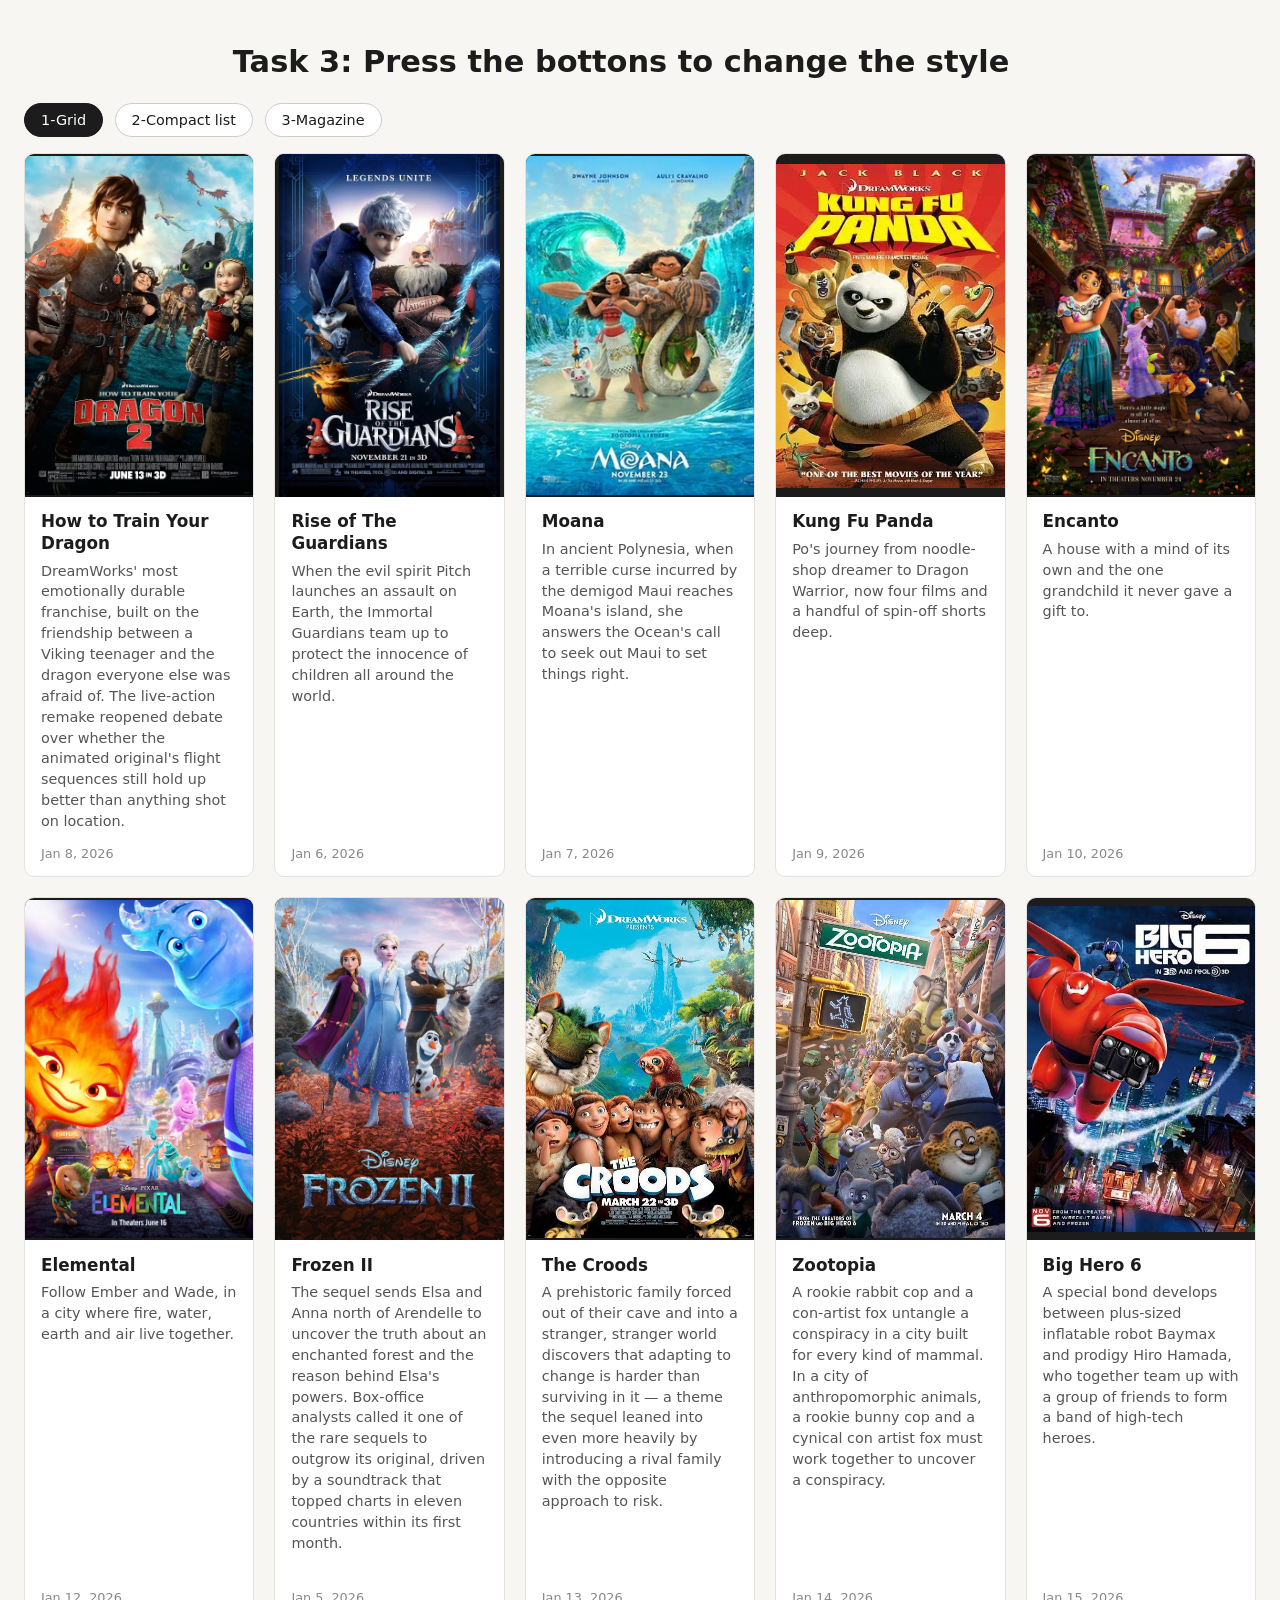
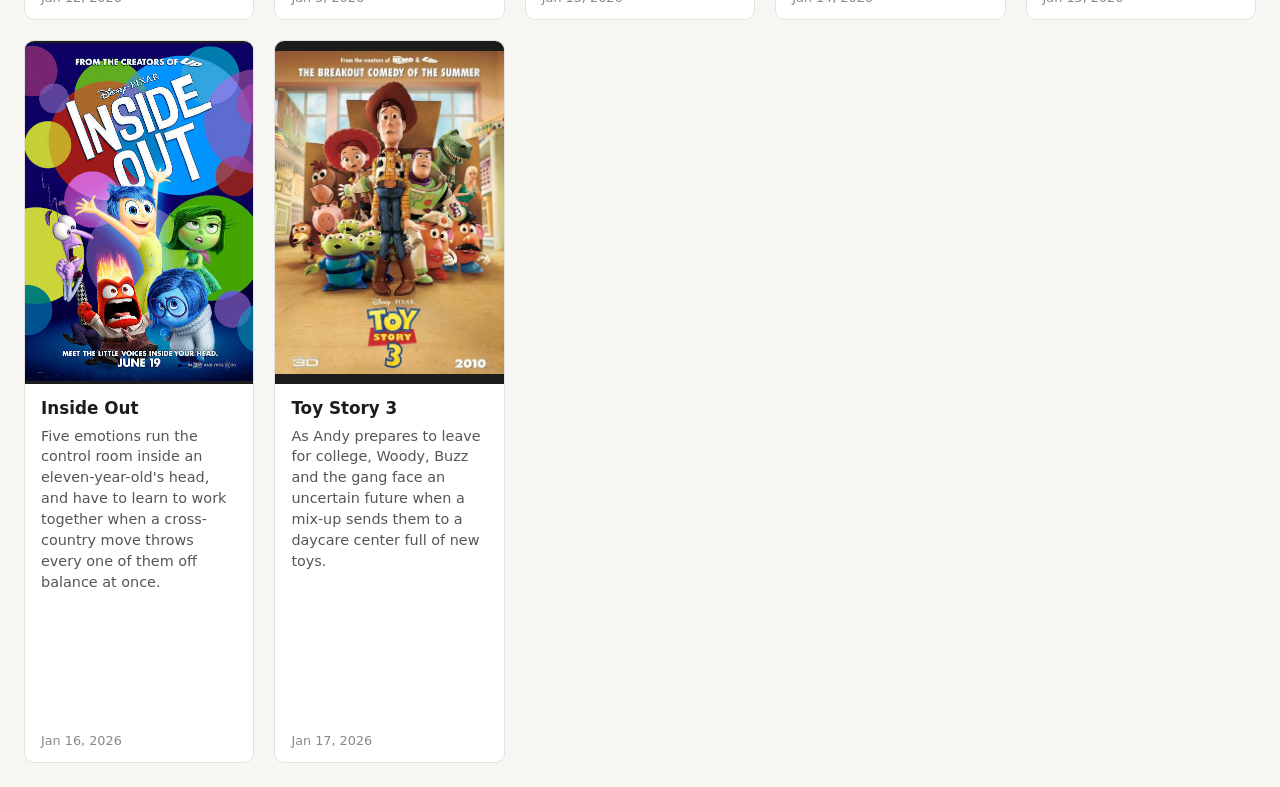
<file: layouts.html>
<!DOCTYPE html>
<html lang="en">
    <head>
    <meta charset="UTF-8">
    <meta name="viewport" content="width=device-width, initial-scale=1.0">
    <title>Task 3 — Three Layouts, One Markup</title>
    <link rel="stylesheet" href="css/task3style.css">
    </head>
    <body>

        <header class="page-header">
            <h1>Task 3: Press the bottons to change the style</h1>
        </header>

        <div class="mode-switch">
            <input type="radio" name="mode" id="mode-grid" checked>
            <label for="mode-grid">1-Grid</label>

            <input type="radio" name="mode" id="mode-list">
            <label for="mode-list">2-Compact list</label>

            <input type="radio" name="mode" id="mode-magazine">
            <label for="mode-magazine">3-Magazine</label>

            <main class="gallery" id="gallery">

                <article class="item lead">
                    <img src="media/httyd.jpg" alt="How to train your dragon poster">
                    <div class="item-body">
                        <h2 class="item-title">How to Train Your Dragon</h2>
                        <p class="item-text">DreamWorks' most emotionally durable franchise, built on the friendship
                        between a Viking teenager and the dragon everyone else was afraid of. The live-action
                        remake reopened debate over whether the animated original's flight sequences still hold up
                        better than anything shot on location.</p>
                    </div>
                    <time class="item-date" datetime="2026-01-08">Jan 8, 2026</time>
                </article>                

                <article class="item">
                <img src="media/rise-of-the-gardians.jpg" alt="Rise of the Guardians poster">
                    <div class="item-body">
                        <h2 class="item-title">Rise of The Guardians</h2>
                        <p class="item-text">When the evil spirit Pitch launches an assault on Earth, the Immortal 
                        Guardians team up to protect the innocence of children all around the world.</p>
                    </div>
                    <time class="item-date" datetime="2026-01-06">Jan 6, 2026</time>
                </article>

                <article class="item">
                    <img src="media/moana.jpg" alt="Moana poster">
                    <div class="item-body">
                        <h2 class="item-title">Moana</h2>
                        <p class="item-text">In ancient Polynesia, when a terrible curse incurred by the demigod 
                        Maui reaches Moana's island, she answers the Ocean's call to seek out Maui to set things right.</p>
                    </div>
                    <time class="item-date" datetime="2026-01-07">Jan 7, 2026</time>
                </article>


                <article class="item">
                    <img src="media/kung-fu.webp" alt="Kung Fu Panda poster">
                    <div class="item-body">
                        <h2 class="item-title">Kung Fu Panda</h2>
                        <p class="item-text">Po's journey from noodle-shop dreamer to Dragon Warrior, now four films
                        and a handful of spin-off shorts deep.</p>
                    </div>
                    <time class="item-date" datetime="2026-01-09">Jan 9, 2026</time>
                </article>

                <article class="item">
                    <img src="media/encanto.jpg" alt="Encanto poster">
                    <div class="item-body">
                        <h2 class="item-title">Encanto</h2>
                        <p class="item-text">A house with a mind of its own and the one grandchild it never gave a
                        gift to.</p>
                    </div>
                    <time class="item-date" datetime="2026-01-10">Jan 10, 2026</time>
                </article>

                <article class="item">
                    <img src="media/Elemental.webp" alt="Elemental poster">
                    <div class="item-body">
                        <h2 class="item-title">Elemental</h2>
                        <p class="item-text">Follow Ember and Wade, in a city where fire, water, earth and air live together.</p>
                    </div>
                    <time class="item-date" datetime="2026-01-12">Jan 12, 2026</time>
                </article>

                <article class="item">
                    <img src="media/frozen.jpeg" alt="Frozen 2 poster">
                    <div class="item-body">
                        <h2 class="item-title">Frozen II</h2>
                        <p class="item-text">The sequel sends Elsa and Anna north of Arendelle to uncover the truth
                        about an enchanted forest and the reason behind Elsa's powers. Box-office analysts called
                        it one of the rare sequels to outgrow its original, driven by a soundtrack that topped
                        charts in eleven countries within its first month.</p>
                    </div>
                    <time class="item-date" datetime="2026-01-05">Jan 5, 2026</time>
                </article>

                <article class="item">
                    <img src="media/croods.jpeg" alt="the Croods poster">
                    <div class="item-body">
                        <h2 class="item-title">The Croods</h2>
                        <p class="item-text">A prehistoric family forced out of their cave and into a stranger,
                        stranger world discovers that adapting to change is harder than surviving in it — a theme
                        the sequel leaned into even more heavily by introducing a rival family with the opposite
                        approach to risk.</p>
                    </div>
                    <time class="item-date" datetime="2026-01-13">Jan 13, 2026</time>
                </article>

                <article class="item">
                    <img src="media/zootopia.jpeg" alt="Zootopia poster">
                    <div class="item-body">
                        <h2 class="item-title">Zootopia</h2>
                        <p class="item-text">A rookie rabbit cop and a con-artist fox untangle a conspiracy in a city
                        built for every kind of mammal. In a city of anthropomorphic animals, a rookie bunny cop and a cynical 
                        con artist fox must work together to uncover a conspiracy.</p>
                    </div>
                    <time class="item-date" datetime="2026-01-14">Jan 14, 2026</time>
                </article>

                <article class="item">
                    <img src="media/big-hero6.jpeg" alt="Big hero 6 poster">
                    <div class="item-body">
                        <h2 class="item-title">Big Hero 6</h2>
                        <p class="item-text">A special bond develops between plus-sized inflatable 
                        robot Baymax and prodigy Hiro Hamada, who together team up with a group of friends to form a band of high-tech heroes.</p>
                    </div>
                    <time class="item-date" datetime="2026-01-15">Jan 15, 2026</time>
                </article>

                <article class="item">
                    <img src="media/inside-out.jpeg" alt="Inside out poster">
                    <div class="item-body">
                        <h2 class="item-title">Inside Out</h2>
                        <p class="item-text">Five emotions run the control room inside an eleven-year-old's head, and
                        have to learn to work together when a cross-country move throws every one of them off
                        balance at once.</p>
                    </div>
                    <time class="item-date" datetime="2026-01-16">Jan 16, 2026</time>
                </article>

                <article class="item">
                    <img src="media/toy-story3.jpeg" alt="Toy story 3 poster">
                    <div class="item-body">
                        <h2 class="item-title">Toy Story 3</h2>
                        <p class="item-text">As Andy prepares to leave for college, Woody, Buzz and the gang face an uncertain future when a mix-up sends them to a daycare center full of new toys.</p>
                    </div>
                    <time class="item-date" datetime="2026-01-17">Jan 17, 2026</time>
                </article>

            </main>
        </div>

    </body>
</html>
</file>
<file: css/task3style.css>
* {
  box-sizing: border-box;
}

body {
  margin: 0;
  padding: 1.5rem;
  font-family: system-ui, -apple-system, "Segoe UI", sans-serif;
  color: #1c1c1c;
  background: #f7f6f3;
}

.page-header {
  max-width: 80ch;
  margin: 0 auto 1.5rem;
}

.page-header h1 {
  font-size: clamp(1.3rem, 1rem + 1.2vw, 1.9rem);
  margin-bottom: 0.5rem;
}

.mode-switch input[type="radio"] {
  position: absolute;
  opacity: 0;
  width: 1px;
  height: 1px;
}

.mode-switch label {
  display: inline-block;
  padding: 0.5rem 1rem;
  margin: 0 0.4rem 1rem 0;
  border: 1px solid #ccc;
  border-radius: 999px;
  font-size: 0.9rem;
  cursor: pointer;
  background: #fff;
  transition: background 0.15s ease, border-color 0.15s ease;
}

.mode-switch label:hover {
  border-color: #888;
}

.mode-switch input[type="radio"]:checked + label {
  background: #1c1c1c;
  color: #fff;
  border-color: #1c1c1c;
}

.mode-switch input[type="radio"]:focus-visible + label {
  outline: 2px solid #1c1c1c;
  outline-offset: 2px;
}

/*Gallery grid*/
.gallery {
  display: grid;
  gap: 1.25rem;
  list-style: none;
  padding: 0;
  margin: 0;
}


.item {
  display: flex;
  flex-direction: column;
  background: #fff;
  border: 1px solid #e4e2dc;
  border-radius: 10px;
  overflow: hidden;
  min-width: 0; /* allow the flex item to shrink smaller than its content*/
}

.item img {
  display: block;
  width: 100%;
  height: auto;
  aspect-ratio: 2 / 3; 
  object-fit: contain; 
  background-color: #1c1c1c;
  flex-shrink: 0; /* stops the image from getting squeezed by its flex siblings.*/
}

.item-body {
  display: flex;
  flex-direction: column;
  flex: 1 1 auto;
  min-width: 0;
  padding: 0.9rem 1rem;
  gap: 0.35rem;
}

.item-title {
  margin: 0;
  font-size: 1.05rem;
  line-height: 1.3;
}

.item-text {
  margin: 0;
  font-size: 0.9rem;
  line-height: 1.45;
  color: #555;
}

.item-date {
  font-size: 0.8rem;
  color: #888;
  padding: 0 1rem 0.9rem;
}


/* MODE 1 — GRID OF CARDS */
#mode-grid:checked ~ .gallery { /* columns fills in respect of the screen*/
  grid-template-columns: repeat(auto-fill, minmax(220px, 1fr));
  grid-auto-rows: 1fr; /* all cards in row will have same height of the tallest*/
}

#mode-grid:checked ~ .gallery .item {
  flex-direction: column; 
}

#mode-grid:checked ~ .gallery .item-date {
  margin-top: auto;
}


/* MODE 2 — COMPACT LIST*/
#mode-list:checked ~ .gallery {
  grid-template-columns: 1fr;
}

#mode-list:checked ~ .gallery .item {
  flex-direction: row;
  align-items: center;
  gap: 1rem;
}

#mode-list:checked ~ .gallery .item img {
  width: 90px;
  height: 90px;
  aspect-ratio: 1 / 1;
  object-fit: contain;
  flex-shrink: 0; 
}

#mode-list:checked ~ .gallery .item-body {
  padding: 0.6rem 0;
  min-width: 0;
}

#mode-list:checked ~ .gallery .item-title {
  white-space: nowrap;
  overflow: hidden;
  text-overflow: ellipsis; /*Replaces the hidden tail end with "..." */
}

#mode-list:checked ~ .gallery .item-text {
  overflow: hidden;
  text-overflow: ellipsis;
  display: -webkit-box;
  -webkit-line-clamp: 2; /* Specifies the exact maximum number of lines to display before clamping */
  -webkit-box-orient: vertical; /* stack its content vertically so it can count lines top-to-bottom */
}

#mode-list:checked ~ .gallery .item-date {
  margin-left: auto;
  padding: 0 1rem 0 0;
  white-space: nowrap;
  flex-shrink: 0;
}


/* MODE 3 - MAGAZINE */
#mode-magazine:checked ~ .gallery {
  grid-template-columns: repeat(auto-fill, minmax(min(200px, 100%), 1fr));
  grid-auto-rows: minmax(140px, auto);
  grid-auto-flow: dense;
  grid-auto-columns: 1fr;
}

#mode-magazine:checked ~ .gallery .item {
  flex-direction: column;
}

#mode-magazine:checked ~ .gallery .item-date {
  margin-top: auto;
}

#mode-magazine:checked ~ .gallery .item.lead {
  grid-column: span 2;
  grid-row: span 2;
}

#mode-magazine:checked ~ .gallery .item.lead .item-body {
  flex: 1 1 auto;
}

#mode-magazine:checked ~ .gallery .item.lead .item-title {
  font-size: 1.4rem;
}

#mode-magazine:checked ~ .gallery .item.lead .item-text {
  font-size: 0.95rem;
}
</file>
